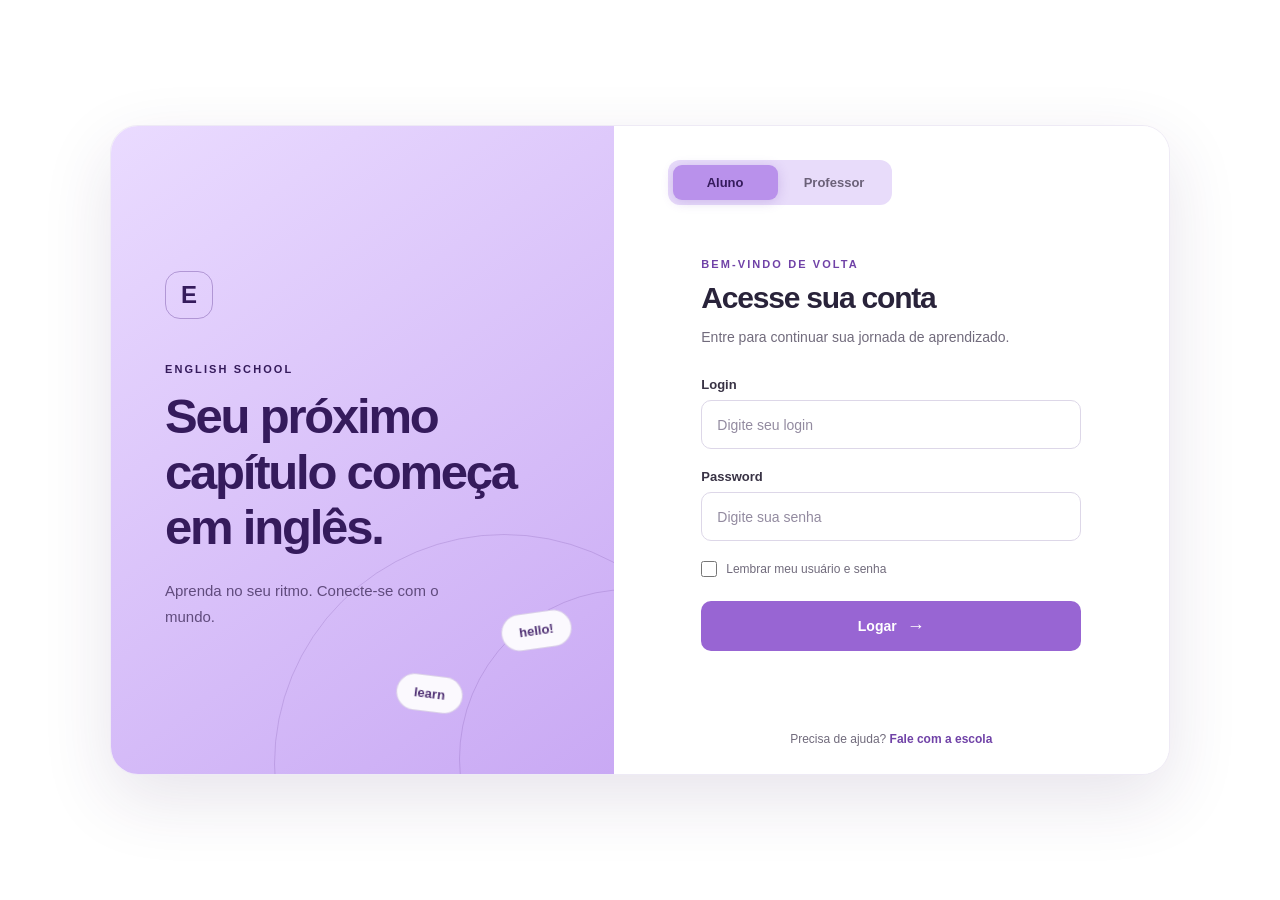
<file: index.html>
<!DOCTYPE html>
<html lang="pt-BR">
  <head>
    <meta charset="UTF-8" />
    <meta name="viewport" content="width=device-width, initial-scale=1.0" />
    <meta name="theme-color" content="#f5f7ff" />
    <title>Login | English School</title>
    <link rel="stylesheet" href="styles.css" />
    <link rel="stylesheet" href="teacher.css" />
  </head>
  <body>
    <main class="login-page" data-role="aluno">
      <section class="welcome-panel" aria-label="Apresentação da escola">
        <div class="brand-mark" aria-hidden="true">E</div>
        <p class="eyebrow">ENGLISH SCHOOL</p>
        <h1>Seu próximo capítulo começa em inglês.</h1>
        <p class="welcome-copy">Aprenda no seu ritmo. Conecte-se com o mundo.</p>
        <div class="decorative-orbit orbit-one" aria-hidden="true"></div>
        <div class="decorative-orbit orbit-two" aria-hidden="true"></div>
        <span class="floating-word word-one" aria-hidden="true">hello!</span>
        <span class="floating-word word-two" aria-hidden="true">learn</span>
      </section>

      <section class="form-panel" aria-labelledby="form-title">
        <div class="role-switch" role="group" aria-label="Escolha seu perfil">
          <button class="role-button active" type="button" data-role="aluno" aria-pressed="true">Aluno</button>
          <button class="role-button" type="button" data-role="professor" aria-pressed="false">Professor</button>
        </div>

        <div class="form-content">
          <p class="eyebrow form-eyebrow">BEM-VINDO DE VOLTA</p>
          <h2 id="form-title">Acesse sua conta</h2>
          <p class="form-description" id="role-description">Entre para continuar sua jornada de aprendizado.</p>

          <form id="login-form">
            <label for="login">Login</label>
            <input id="login" name="login" type="text" placeholder="Digite seu login" autocomplete="username" required />

            <label for="password">Password</label>
            <input id="password" name="password" type="password" placeholder="Digite sua senha" autocomplete="current-password" required />

            <label class="remember-option" for="remember">
              <input id="remember" name="remember" type="checkbox" />
              <span>Lembrar meu usuário e senha</span>
            </label>

            <button class="submit-button" type="submit">Logar <span aria-hidden="true">→</span></button>
            <p class="form-message" id="form-message" role="status" aria-live="polite"></p>
          </form>
        </div>
        <p class="help-note" id="help-note">Precisa de ajuda? <a href="mailto:contato@englishschool.com">Fale com a escola</a></p>
      </section>
    </main>

    <main class="student-dashboard" id="student-dashboard" hidden>
      <div class="space-backdrop" aria-hidden="true">
        <div class="nebula nebula-one"></div><div class="nebula nebula-two"></div><div class="nebula nebula-three"></div>
        <div class="starfield starfield-far"></div><div class="starfield starfield-near"></div>
        <div class="solar-system system-one"><i class="orbit orbit-one"><b class="planet planet-one"></b></i><i class="orbit orbit-two"><b class="planet planet-two"></b></i><b class="sun"></b></div>
        <div class="solar-system system-two"><i class="orbit orbit-one"><b class="planet planet-one"></b></i><i class="orbit orbit-two"><b class="planet planet-two"></b></i><b class="sun"></b></div>
        <div class="solar-system system-three"><i class="orbit orbit-one"><b class="planet planet-one"></b></i><b class="sun"></b></div>
      </div>
      <a class="skip-link" href="#dashboard-content" data-i18n="skipToContent">Pular para o conteúdo</a>
      <aside class="dashboard-sidebar" aria-label="Navegação do aluno">
        <a class="dashboard-brand" href="#dashboard-home" aria-label="English School, início">
          <span class="dashboard-brand-mark" aria-hidden="true">E</span>
          <span>English <strong>School</strong></span>
        </a>

        <div class="sidebar-xp-card" id="sidebar-xp-card" aria-label="Progresso nos jogos">
          <div class="sidebar-xp-head"><span>NÍVEL</span><strong id="sidebar-xp-level">1</strong></div>
          <div class="sidebar-xp-name" id="sidebar-xp-rank">Iniciante</div>
          <div class="sidebar-xp-track" role="progressbar" aria-label="Experiência do nível" aria-valuemin="0" aria-valuemax="100" aria-valuenow="0"><span id="sidebar-xp-fill"></span></div>
          <div class="sidebar-xp-foot"><span><strong id="sidebar-xp-value">0</strong> XP</span><span id="sidebar-xp-next">Próximo nível</span></div>
        </div>


        <p class="sidebar-label" data-i18n="menu">MENU</p>
        <nav class="dashboard-nav">
          <a class="dashboard-nav-link active" href="#dashboard-home" aria-current="page"><span aria-hidden="true">⌂</span> <span data-i18n="overview">Visão geral</span></a>
          <a class="dashboard-nav-link" href="#learning"><span aria-hidden="true">▤</span> <span data-i18n="myLearning">Meu aprendizado</span></a>
          <a class="dashboard-nav-link" href="jogos/index.html"><span aria-hidden="true">🎮</span> <span>Jogos</span></a>
          <a class="dashboard-nav-link" href="#weekly-goal"><span aria-hidden="true">◷</span> <span data-i18n="myProgress">Meu progresso</span></a>
          <button class="dashboard-nav-link feedback-open-button" id="open-feedback-dialog" type="button"><span aria-hidden="true">✉</span> <span data-i18n="suggestImprovements">Sugerir melhorias</span></button>
        </nav>

        <div class="sidebar-profile">
          <button class="profile-avatar avatar-edit-button" id="sidebar-avatar" type="button" aria-label="Personalizar avatar">R</button>
          <button class="profile-settings-button" id="open-profile-settings" type="button" aria-haspopup="dialog" aria-label="Abrir configurações de perfil">
            <span class="profile-details"><strong>Rudson</strong><small data-i18n="student">Aluno</small></span>
          </button>

        </div>
      </aside>

      <section class="dashboard-main" id="dashboard-content" aria-label="Painel do aluno">
        <header class="dashboard-topbar">
          <p id="dashboard-breadcrumb" data-i18n="overview">Visão geral</p>
          <label class="language-control" for="language-select">
            <span id="language-flag" aria-hidden="true">🇧🇷</span>
            <select id="language-select" aria-label="Idioma / Language">
              <option value="pt">Português</option>
              <option value="en">English</option>
            </select>
          </label>
          <button class="logout-button topbar-logout" type="button" data-i18n="logout" aria-label="Sair" title="Sair">Sair</button>
        </header>

        <div class="dashboard-content" id="dashboard-home">
          <section class="dashboard-welcome" aria-labelledby="dashboard-title">
            <div class="welcome-copy-block">
              <p class="dashboard-eyebrow" data-i18n="journey">SUA JORNADA EM INGLÊS</p>
              <div class="welcome-identity">
                <div class="welcome-avatar-stack">
                <button class="profile-avatar welcome-avatar avatar-edit-button" id="welcome-avatar" type="button" aria-label="Personalizar avatar">R</button>

                </div>
                <div>
                  <h1 id="dashboard-title" tabindex="-1"><span data-i18n="helloRudson">Olá, Rudson</span> <span aria-hidden="true">✦</span></h1>
                  <p class="student-page-label" data-i18n="studentPage">Página do aluno</p>
                </div>
              </div>
              <p data-i18n="welcomeMessage">Que bom ter você por aqui. Vamos aprender algo novo hoje?</p>
            </div>
            <div class="welcome-decoration" aria-hidden="true">Hello!</div>
          </section>

          <section class="dashboard-hero" id="weekly-goal" aria-labelledby="goal-title">
            <div class="hero-copy">
              <p class="dashboard-eyebrow" data-i18n="weeklyGoal">META DA SEMANA</p>
              <h2 id="goal-title" data-i18n="goalTitle">Cada aula é um passo à frente.</h2>
              <p data-i18n="goalDescription">Crie o hábito de estudar um pouco todos os dias e acompanhe sua evolução.</p>
              <a class="dashboard-primary-link" href="#learning"><span data-i18n="startLearning">Começar a aprender</span> <span aria-hidden="true">→</span></a>
            </div>
            <div class="goal-card" aria-label="Meta inicial: zero de cinco aulas concluídas">
              <div class="goal-card-top"><span data-i18n="yourPace">Seu ritmo</span><span class="goal-icon" aria-hidden="true">✦</span></div>
              <strong>0 <small data-i18n="lessonsOfFive">/ 5 aulas</small></strong>
              <div class="progress-track" role="progressbar" aria-label="Progresso da meta semanal" aria-valuemin="0" aria-valuemax="5" aria-valuenow="0"><span></span></div>
              <p data-i18n="weeklyGoalStart">Sua meta semanal começa aqui</p>
            </div>
            <span class="hero-orb hero-orb-one" aria-hidden="true"></span>
            <span class="hero-orb hero-orb-two" aria-hidden="true"></span>
          </section>

          <section class="learning-section" id="learning" aria-labelledby="learning-title">
            <div class="section-heading">
              <div><p class="dashboard-eyebrow" data-i18n="continueAtPace">CONTINUE NO SEU RITMO</p><h2 id="learning-title" data-i18n="yourLearning">Seu aprendizado</h2></div>
              <span class="course-count" data-i18n="oneTrack">1 trilha disponível</span>
            </div>

            <article class="course-card">
              <div class="course-art" aria-hidden="true"><span>EN</span><span class="course-art-spark">✦</span></div>
              <div class="course-info">
                <div class="course-tags"><span data-i18n="beginner">INICIANTE</span><span data-i18n="firstSteps">PRIMEIROS PASSOS</span></div>
                <h3 data-i18n="courseTitle">Inglês para o dia a dia</h3>
                <p data-i18n="courseDescription">Aprenda expressões úteis para se apresentar e conversar em situações cotidianas.</p>
                <div class="course-progress"><span data-i18n="trackProgress">Progresso da trilha</span><strong>0%</strong></div>
                <div class="progress-track course-progress-track" role="progressbar" aria-label="Progresso da trilha de inglês para o dia a dia" aria-valuemin="0" aria-valuemax="100" aria-valuenow="0"><span></span></div>
              </div>
              <a class="course-action" href="#next-lesson" aria-label="Ir para a próxima aula">→</a>
            </article>
          </section>

          <section class="learning-section assigned-lessons" id="assigned-lessons-section" aria-labelledby="assigned-lessons-title" hidden>
            <div class="section-heading"><div><p class="dashboard-eyebrow">MATERIAL DA TURMA</p><h2 id="assigned-lessons-title">Lições enviadas pelo professor</h2></div></div>
                        <div id="assigned-lessons-list"></div>
            <section class="student-lesson-screen" id="student-lesson-screen" aria-labelledby="student-lesson-title" hidden>
              <button class="student-lesson-back" id="student-lesson-back" type="button">← Todas as lições</button>
              <header class="student-lesson-heading"><div><p class="dashboard-eyebrow" id="student-lesson-level"></p><h2 id="student-lesson-title"></h2></div></header>
              <div class="student-lesson-workspace">
                <section class="student-lesson-viewer" aria-label="Material da lição">
                  <div id="student-lesson-viewer-content"></div>
                  <nav class="student-lesson-file-nav" id="student-lesson-file-nav" aria-label="Arquivos da lição"></nav>
                </section>
                <aside class="student-lesson-notes">
                  <label for="student-lesson-notes-input">Anotações desta lição</label>
                  <p>Suas anotações ficam salvas neste navegador.</p>
                  <div class="student-notes-toolbar" role="toolbar" aria-label="Formatação das anotações">
                    <button type="button" data-note-command="undo" aria-label="Desfazer" title="Desfazer">↶</button>
                    <button type="button" data-note-command="redo" aria-label="Refazer" title="Refazer">↷</button>
                    <span class="notes-toolbar-divider" aria-hidden="true"></span>
                    <select data-note-command="fontName" aria-label="Fonte" title="Fonte">
                      <option value="Arial">Arial</option><option value="Calibri">Calibri</option><option value="Georgia">Georgia</option><option value="'Times New Roman'">Times New Roman</option><option value="Verdana">Verdana</option>
                    </select>
                    <select data-note-command="fontSize" aria-label="Tamanho da fonte" title="Tamanho da fonte">
                      <option value="2">Pequeno</option><option value="3" selected>Normal</option><option value="4">Grande</option><option value="5">Muito grande</option><option value="6">Título</option>
                    </select>
                    <span class="notes-toolbar-divider" aria-hidden="true"></span>
                    <button type="button" data-note-command="bold" aria-label="Negrito" title="Negrito"><strong>B</strong></button>
                    <button type="button" data-note-command="italic" aria-label="Itálico" title="Itálico"><em>I</em></button>
                    <button type="button" data-note-command="underline" aria-label="Sublinhado" title="Sublinhado"><u>U</u></button>
                    <button type="button" data-note-command="strikeThrough" aria-label="Tachado" title="Tachado"><s>S</s></button>
                    <button type="button" data-note-command="justifyLeft" aria-label="Alinhar à esquerda" title="Alinhar à esquerda">☰</button>
                    <button type="button" data-note-command="justifyCenter" aria-label="Centralizar" title="Centralizar">≡</button>
                    <button type="button" data-note-command="justifyRight" aria-label="Alinhar à direita" title="Alinhar à direita">☷</button>
                    <button type="button" data-note-command="insertUnorderedList" aria-label="Lista com marcadores" title="Lista com marcadores">• Lista</button>
                    <button type="button" data-note-command="insertOrderedList" aria-label="Lista numerada" title="Lista numerada">1. Lista</button>
                    <button type="button" data-note-command="indent" aria-label="Aumentar recuo" title="Aumentar recuo">→</button>
                    <button type="button" data-note-command="outdent" aria-label="Diminuir recuo" title="Diminuir recuo">←</button>
                    <select data-note-command="formatBlock" aria-label="Estilo do parágrafo" title="Estilo do parágrafo">
                      <option value="p">Texto normal</option><option value="h2">Título</option><option value="h3">Subtítulo</option><option value="blockquote">Citação</option>
                    </select>
                    <label class="student-note-color" title="Cor do texto">A <input id="student-note-color" type="color" value="#7042a7" aria-label="Cor do texto"></label>
                    <label class="student-note-color" title="Realce do texto">▰ <input id="student-note-highlight" type="color" value="#fff29a" aria-label="Realce do texto"></label>
                    <button type="button" data-note-command="removeFormat" aria-label="Limpar formatação" title="Limpar formatação">Tx</button>
                  </div>
                  <div id="student-lesson-notes-input" class="student-notes-editor" contenteditable="true" role="textbox" aria-multiline="true" aria-label="Anotações desta lição" data-placeholder="Escreva suas respostas, ideias ou dúvidas..." spellcheck="true"></div>
                  <small id="student-lesson-notes-status" aria-live="polite">Salvamento automático</small>
                </aside>
              </div>
            </section>
           </section>

          <section class="next-lesson" id="next-lesson" aria-labelledby="next-lesson-title">
            <div class="next-lesson-icon" aria-hidden="true">♫</div>
            <div class="next-lesson-copy"><p class="dashboard-eyebrow" data-i18n="nextLesson">PRÓXIMA AULA · 15 MIN</p><h2 id="next-lesson-title" data-i18n="lessonTitle">Apresentações e cumprimentos</h2><p data-i18n="lessonDescription">Aprenda a dizer olá, apresentar-se e iniciar uma conversa.</p></div>
            <a class="lesson-link" href="#learning"><span data-i18n="viewTrack">Ver trilha</span> <span aria-hidden="true">→</span></a>
          </section>

          <footer class="dashboard-footer"><span data-i18n="footerMessage">Feito para acompanhar você em cada passo do aprendizado.</span> <strong>English School</strong></footer>
        </div>
      </section>
    </main>

    <dialog class="avatar-dialog" id="avatar-dialog" aria-labelledby="avatar-dialog-title">
      <div class="avatar-dialog-header">
        <div><p class="dashboard-eyebrow" data-i18n="avatarStudio">ESTÚDIO DO AVATAR</p><h2 id="avatar-dialog-title" data-i18n="customizeAvatar">Personalize seu personagem</h2></div>
        <button class="dialog-close" id="close-avatar-dialog" type="button" aria-label="Fechar editor do avatar">×</button>
      </div>
      <div class="avatar-editor-body">
        <div class="avatar-stage" id="avatar-stage" aria-label="Prévia do personagem"></div>
        <p class="avatar-hint" data-i18n="avatarHint">Escolha seu visual e toque em uma emoção ou movimento.</p>
        <div class="avatar-customizers">
          <label for="avatar-skin" data-i18n="skinTone">Tom de pele</label><input id="avatar-skin" type="color" value="#d99b72" />
          <label for="avatar-hair" data-i18n="hairColor">Cabelo</label><input id="avatar-hair" type="color" value="#392638" />
          <label for="avatar-clothes" data-i18n="outfit">Roupa</label>
          <select id="avatar-clothes" class="setting-select"><option value="tee" data-i18n="outfitTee">Camiseta</option><option value="hoodie" data-i18n="outfitHoodie">Moletom</option><option value="jacket" data-i18n="outfitJacket">Jaqueta</option></select>
          <label for="avatar-clothing-color" data-i18n="clothingColor">Cor da roupa</label><input id="avatar-clothing-color" type="color" value="#8e58cc" />
        </div>
        <div class="avatar-actions" role="group" aria-label="Emoções e movimentos do avatar">
          <button type="button" data-avatar-state="wave" data-i18n="avatarWave">Acenar</button>
          <button type="button" data-avatar-state="dance" data-i18n="avatarDance">Dançar</button>
          <button type="button" data-avatar-state="celebrate" data-i18n="avatarCelebrate">Comemorar</button>
          <button type="button" data-avatar-state="angry" data-i18n="avatarAngry">Bravo</button>
          <button type="button" data-avatar-state="sad" data-i18n="avatarSad">Triste</button>
          <button type="button" data-avatar-state="sleepy" data-i18n="avatarSleepy">Com sono</button>
          <button type="button" data-avatar-state="scared" data-i18n="avatarScared">Com medo</button>
        </div>
        <div class="avatar-photo-actions"><button type="button" id="choose-avatar-photo" data-i18n="chooseAvatarPhoto">Escolher foto em vez do personagem</button><button type="button" id="use-avatar-character" data-i18n="useCharacter">Usar personagem</button></div>
      </div>
      <div class="dialog-actions"><button class="save-settings" id="save-avatar-settings" type="button" data-i18n="saveAvatar">Salvar avatar</button></div>
    </dialog>

    <dialog class="profile-dialog feedback-dialog" id="feedback-dialog" aria-labelledby="feedback-dialog-title">
      <form id="feedback-form">
        <div class="dialog-header">
          <div><p class="dashboard-eyebrow" data-i18n="feedbackEyebrow">SUA OPINIÃO</p><h2 id="feedback-dialog-title" data-i18n="feedbackTitle">Como está sendo sua experiência?</h2></div>
          <button class="dialog-close" id="close-feedback-dialog" type="button" aria-label="Fechar formulário de feedback">×</button>
        </div>
        <div class="dialog-body">
          <label class="setting-label" for="feedback-message" data-i18n="feedbackLabel">Conte o que está achando da página</label>
          <textarea id="feedback-message" name="message" rows="5" maxlength="2000" required data-i18n-placeholder="feedbackPlaceholder" placeholder="Sua opinião ajuda a melhorar a página."></textarea>
          <p class="form-message feedback-status" id="feedback-status" role="status" aria-live="polite"></p>
        </div>
        <div class="dialog-actions"><button class="save-settings" type="submit" data-i18n="sendFeedback">Enviar feedback</button></div>
      </form>
    </dialog>

    <dialog class="profile-dialog" id="profile-dialog" aria-labelledby="profile-dialog-title">
      <form method="dialog" class="dialog-header">
        <div><p class="dashboard-eyebrow" data-i18n="personalize">PERSONALIZE</p><h2 id="profile-dialog-title" data-i18n="profileSettings">Configurações de perfil</h2></div>
        <button class="dialog-close" type="submit" aria-label="Fechar configurações">×</button>
      </form>
      <div class="dialog-body">
        <label class="setting-label" for="photo-upload" data-i18n="backgroundPhoto">Imagem de fundo</label>
        <input id="photo-upload" type="file" accept="image/*" />

        <label class="setting-label" for="accent-color" data-i18n="layoutColor">Cor do layout</label>
        <div class="color-setting"><input id="accent-color" type="color" value="#8e58cc" /><span data-i18n="accentHint">Escolha a cor de destaque do painel.</span></div>

        <label class="setting-label" for="background-style" data-i18n="backgroundStyle">Fundo do painel</label>
        <select id="background-style" class="setting-select">
          <option value="default" data-i18n="backgroundDefault">Clássico</option>
          <option value="galaxy" data-i18n="backgroundGalaxy">Galáxia animada</option>
          <option value="doodles" data-i18n="backgroundDoodles">Rabiscos ilustrados</option>
          <option value="manga" data-i18n="backgroundManga">Mangá em alto contraste</option>
          <option value="photo" data-i18n="backgroundPhotoOption">Imagem enviada</option>
        </select>
        <p class="settings-note" data-i18n="backgroundNote">Envie uma imagem para usá-la como fundo animado do painel. Clique no avatar para escolher a foto do perfil.</p>
      </div>
      <div class="dialog-actions">
        <button class="reset-settings" id="reset-profile-settings" type="button" data-i18n="resetSettings">Restaurar padrão</button>
        <button class="save-settings" id="save-profile-settings" type="button" data-i18n="saveSettings">Salvar preferências</button>
      </div>
    </dialog>

    <input id="avatar-upload" type="file" accept="image/*" hidden aria-label="Escolher foto do perfil" />
    <script src="api.js"></script>
    <script src="script.js"></script>
    <script src="teacher.js"></script>
  </body>
</html>
</file>
<file: styles.css>
:root {
  color-scheme: light;
  font-family: 'DM Sans', sans-serif;
  color: #29233a;
  background: #fff;
  font-synthesis: none;
}

* {
  box-sizing: border-box;
}

body {
  min-width: 320px;
  min-height: 100vh;
  margin: 0;
  padding: 32px;
  display: grid;
  place-items: center;
  background: #fff;
  transition: background 180ms ease;
}

.login-page {
  width: min(1060px, 100%);
  min-height: 650px;
  display: grid;
  grid-template-columns: 0.95fr 1.05fr;
  overflow: hidden;
  border: 1px solid #eeeaf5;
  border-radius: 28px;
  background: #fff;
  box-shadow: 0 24px 70px rgba(55, 35, 91, 0.12);
  transition: background 180ms ease, border-color 180ms ease;
}

.welcome-panel {
  position: relative;
  display: flex;
  flex-direction: column;
  justify-content: center;
  overflow: hidden;
  padding: 64px 54px;
  color: #351b5c;
  background: linear-gradient(145deg, #eadbff 0%, #c9a9f4 100%);
  isolation: isolate;
  transition: background 180ms ease, color 180ms ease;
}

.brand-mark {
  width: 48px;
  height: 48px;
  display: grid;
  place-items: center;
  margin-bottom: 44px;
  border: 1px solid rgba(83, 45, 137, 0.35);
  border-radius: 15px;
  font-family: 'Manrope', sans-serif;
  font-size: 24px;
  font-weight: 800;
}

.eyebrow {
  margin: 0 0 14px;
  font-size: 11px;
  font-weight: 700;
  letter-spacing: 0.19em;
}

.welcome-panel h1 {
  max-width: 390px;
  margin: 0;
  font-family: 'Manrope', sans-serif;
  font-size: clamp(36px, 4vw, 49px);
  line-height: 1.14;
  letter-spacing: -0.045em;
}

.welcome-copy {
  max-width: 310px;
  margin: 22px 0 0;
  color: #604b7d;
  font-size: 15px;
  line-height: 1.7;
}

.decorative-orbit {
  position: absolute;
  z-index: -1;
  width: 340px;
  height: 340px;
  border: 1px solid rgba(93, 54, 147, 0.18);
  border-radius: 50%;
}

.orbit-one {
  right: -185px;
  bottom: -155px;
}

.orbit-two {
  right: -120px;
  bottom: -220px;
  width: 460px;
  height: 460px;
}

.floating-word {
  position: absolute;
  padding: 10px 17px;
  border: 1px solid rgba(92, 54, 145, 0.2);
  border-radius: 999px;
  background: rgba(255, 255, 255, 0.918);
  color: #503174;
  font-size: 13px;
  font-weight: 600;
  backdrop-filter: blur(8px);
}

.word-one {
  right: 42px;
  bottom: 125px;
  transform: rotate(-8deg);
}

.word-two {
  right: 150px;
  bottom: 62px;
  transform: rotate(7deg);
}

.form-panel {
  display: flex;
  flex-direction: column;
  padding: 34px 54px 28px;
  background: #fff;
  transition: background 180ms ease;
}

.role-switch {
  align-self: flex-start;
  display: flex;
  gap: 4px;
  padding: 5px;
  border-radius: 12px;
  background: #e8dcfa;
}

.role-button {
  min-width: 105px;
  padding: 10px 16px;
  border: 0;
  border-radius: 9px;
  background: transparent;
  color: #6b6178;
  font: inherit;
  font-size: 13px;
  font-weight: 600;
  cursor: pointer;
  transition: background 160ms ease, color 160ms ease, box-shadow 160ms ease;
}

.role-button.active {
  background: #b991eb;
  color: #351b5c;
  box-shadow: 0 2px 12px rgba(123, 77, 190, 0.24);
}

.role-button:focus-visible,
.submit-button:focus-visible,
input:focus-visible,
a:focus-visible {
  outline: 3px solid rgba(123, 77, 190, 0.35);
  outline-offset: 3px;
}

.form-content {
  width: 100%;
  max-width: 380px;
  margin: auto;
  padding: 30px 0;
}

.form-eyebrow {
  margin-bottom: 9px;
  color: #7042a7;
}

.form-content h2 {
  margin: 0;
  color: #29233a;
  font-family: 'Manrope', sans-serif;
  font-size: 30px;
  line-height: 1.25;
  letter-spacing: -0.04em;
}

.form-description {
  margin: 10px 0 29px;
  color: #716b7c;
  font-size: 14px;
  line-height: 1.6;
}

form > label:not(.remember-option) {
  display: block;
  margin: 0 0 8px;
  color: #393345;
  font-size: 13px;
  font-weight: 600;
}

form > input {
  width: 100%;
  height: 49px;
  margin: 0 0 20px;
  padding: 0 15px;
  border: 1px solid #ddd7e8;
  border-radius: 10px;
  background: #fff;
  color: #29233a;
  font: inherit;
  font-size: 14px;
  transition: border-color 160ms ease, box-shadow 160ms ease;
}

form > input::placeholder {
  color: #938ba0;
}

form > input:focus {
  border-color: #a780dc;
  box-shadow: 0 0 0 3px rgba(123, 77, 190, 0.12);
  outline: 0;
}

.remember-option {
  display: flex;
  align-items: center;
  gap: 9px;
  margin: 0 0 24px;
  color: #716b7c;
  font-size: 12px;
  cursor: pointer;
}

.remember-option input {
  width: 16px;
  height: 16px;
  margin: 0;
  accent-color: #885cc4;
}

.submit-button {
  width: 100%;
  height: 50px;
  display: flex;
  align-items: center;
  justify-content: center;
  gap: 10px;
  border: 0;
  border-radius: 10px;
  background: #9865d3;
  color: #fff;
  font: inherit;
  font-size: 14px;
  font-weight: 700;
  cursor: pointer;
  transition: background 160ms ease, transform 160ms ease;
}

.submit-button:hover {
  transform: translateY(-1px);
  background: #8652c2;
}

.submit-button span {
  font-size: 18px;
}

.form-message {
  min-height: 18px;
  margin: 10px 0 0;
  color: #7042a7;
  font-size: 12px;
  text-align: center;
}

.help-note {
  margin: 0;
  color: #716b7c;
  font-size: 12px;
  text-align: center;
}

.help-note a {
  color: #7042a7;
  font-weight: 600;
  text-decoration: none;
}

.help-note a:hover {
  text-decoration: underline;
}

body[data-role="professor"] {
  color-scheme: dark;
  background: #08070b;
}

body[data-role="professor"] .login-page {
  border-color: #30233e;
  background: #17131d;
  box-shadow: 0 28px 80px rgba(0, 0, 0, 0.55);
}

body[data-role="professor"] .welcome-panel {
  color: #fff;
  background: linear-gradient(145deg, #5420a8 0%, #852be8 100%);
}

body[data-role="professor"] .brand-mark {
  border-color: rgba(255, 255, 255, 0.55);
}

body[data-role="professor"] .welcome-copy {
  color: rgba(255, 255, 255, 0.82);
}

body[data-role="professor"] .decorative-orbit {
  border-color: rgba(255, 255, 255, 0.19);
}

body[data-role="professor"] .floating-word {
  border-color: rgba(255, 255, 255, 0.24);
  background: rgba(255, 255, 255, 0.13);
  color: #fff;
}

body[data-role="professor"] .form-panel {
  background: #17131d;
}

body[data-role="professor"] .role-switch {
  background: #292033;
}

body[data-role="professor"] .role-button {
  color: #c6b8d7;
}

body[data-role="professor"] .role-button.active {
  background: #7e2bdd;
  color: #fff;
  box-shadow: 0 2px 15px rgba(145, 61, 235, 0.42);
}

body[data-role="professor"] .form-eyebrow,
body[data-role="professor"] .form-message,
body[data-role="professor"] .help-note a {
  color: #c092ff;
}

body[data-role="professor"] .form-content h2 {
  color: #f7f2ff;
}

body[data-role="professor"] .form-description,
body[data-role="professor"] .remember-option,
body[data-role="professor"] .help-note {
  color: #b8afc2;
}

body[data-role="professor"] form > label:not(.remember-option) {
  color: #e9e1f1;
}

body[data-role="professor"] form > input {
  border-color: #45394f;
  background: #211b29;
  color: #f7f2ff;
}

body[data-role="professor"] form > input::placeholder {
  color: #a89bb5;
}

body[data-role="professor"] form > input:focus {
  border-color: #a354f2;
  box-shadow: 0 0 0 3px rgba(163, 84, 242, 0.18);
}

body[data-role="professor"] .remember-option input {
  accent-color: #a44aef;
}

body[data-role="professor"] .submit-button {
  background: #852be8;
}

body[data-role="professor"] .submit-button:hover {
  background: #9c43fa;
}

@media (max-width: 760px) {
  body {
    padding: 20px;
  }

  .login-page {
    width: min(500px, 100%);
    min-height: 0;
    grid-template-columns: 1fr;
    border-radius: 22px;
  }

  .welcome-panel {
    min-height: 230px;
    padding: 30px 32px;
  }

  .brand-mark {
    width: 38px;
    height: 38px;
    margin-bottom: 20px;
    border-radius: 12px;
    font-size: 20px;
  }

  .welcome-panel h1 {
    max-width: 430px;
    font-size: clamp(27px, 7vw, 36px);
  }

  .welcome-copy {
    margin-top: 12px;
    font-size: 13px;
  }

  .word-one {
    right: 24px;
    bottom: 29px;
  }

  .word-two {
    display: none;
  }

  .form-panel {
    padding: 24px 32px 22px;
  }

  .form-content {
    padding: 32px 0 20px;
  }
}

@media (max-width: 380px) {
  body {
    padding: 12px;
  }

  .welcome-panel {
    min-height: 210px;
    padding: 24px;
  }

  .form-panel {
    padding-right: 24px;
    padding-left: 24px;
  }

  .role-button {
    min-width: 92px;
  }
}

/* Student dashboard */
.login-page[hidden] {
  display: none;
}

body[data-view="dashboard"] {
  display: block;
  padding: 0;
  background: #f7f6fa;
  color: #29233a;
}

.student-dashboard[hidden] {
  display: none;
}

.student-dashboard {
  min-height: 100vh;
  display: grid;
  grid-template-columns: 248px minmax(0, 1fr);
}

.dashboard-sidebar {
  position: sticky;
  top: 0;
  height: 100vh;
  display: flex;
  flex-direction: column;
  padding: 28px 18px 20px;
  border-right: 1px solid #eeeaf4;
  background: #fff;
}

.dashboard-brand {
  display: flex;
  align-items: center;
  gap: 11px;
  padding: 0 9px;
  color: #34224b;
  font-size: 15px;
  text-decoration: none;
}

.dashboard-brand strong {
  font-weight: 800;
}

.dashboard-brand-mark {
  width: 38px;
  height: 38px;
  display: grid;
  place-items: center;
  border-radius: 12px;
  background: #8e58cc;
  color: #fff;
  font-size: 19px;
  font-weight: 800;
}

.sidebar-label {
  margin: 43px 10px 12px;
  color: #a39aaa;
  font-size: 10px;
  font-weight: 800;
  letter-spacing: .14em;
}

.dashboard-nav {
  display: grid;
  gap: 6px;
}

.dashboard-nav-link {
  display: flex;
  align-items: center;
  gap: 12px;
  padding: 12px 13px;
  border-radius: 10px;
  color: #716b7c;
  font-size: 13px;
  font-weight: 600;
  text-decoration: none;
  transition: background 160ms ease, color 160ms ease;
}

.feedback-open-button {
  width: 100%;
  border: 0;
  background: transparent;
  font-family: inherit;
  text-align: left;
  cursor: pointer;
}

.dashboard-nav-link span {
  width: 19px;
  color: #91899d;
  font-size: 18px;
  text-align: center;
}

.dashboard-nav-link:hover,
.dashboard-nav-link.active {
  background: #f1eafb;
  color: #7042a7;
}

.dashboard-nav-link.active span {
  color: #7042a7;
}

.sidebar-profile {
  display: flex;
  align-items: center;
  gap: 10px;
  margin-top: auto;
  padding: 15px 4px 0;
  border-top: 1px solid #f0edf3;
}

.profile-avatar {
  width: 38px;
  height: 38px;
  display: grid;
  flex: 0 0 auto;
  place-items: center;
  border-radius: 50%;
  background: #eadbfa;
  color: #7042a7;
  font-weight: 800;
}

.profile-details {
  display: grid;
  gap: 3px;
  min-width: 0;
  color: #393345;
  font-size: 12px;
}

.profile-details small {
  color: #8a8392;
  font-size: 11px;
}

.logout-button,
.topbar-logout {
  border: 0;
  background: transparent;
  color: #716b7c;
  font: inherit;
  cursor: pointer;
}

.logout-button {
  flex: 0 0 auto;
  margin-left: auto;
  padding: 8px 10px;
  border-radius: 8px;
  font-size: 12px;
  font-weight: 600;
  white-space: nowrap;
}

.dashboard-main {
  min-width: 0;
}

.dashboard-topbar {
  height: 72px;
  display: flex;
  align-items: center;
  justify-content: space-between;
  padding: 0 5.5%;
  border-bottom: 1px solid #eeeaf4;
  background: #fff;
}

.dashboard-topbar p {
  margin: 0;
  color: #716b7c;
  font-size: 12px;
}

.dashboard-topbar p span {
  margin: 0 8px;
  color: #c3bdcb;
}

.topbar-logout {
  display: flex;
  align-items: center;
  gap: 8px;
  padding: 8px 10px;
  border-radius: 8px;
  font-size: 12px;
  font-weight: 600;
}

.topbar-logout:hover,
.logout-button:hover {
  background: #f4eff9;
  color: #7042a7;
}

.dashboard-content {
  width: min(1080px, 100%);
  margin: 0 auto;
  padding: 38px 5.5% 24px;
}

.dashboard-welcome {
  display: flex;
  align-items: center;
  justify-content: space-between;
  min-height: 100px;
  margin-bottom: 25px;
}

.dashboard-eyebrow {
  margin: 0 0 9px;
  color: #8756bd;
  font-size: 10px;
  font-weight: 800;
  letter-spacing: .13em;
}

.dashboard-welcome h1 {
  margin: 0;
  color: #30253c;
  font-family: 'Manrope', sans-serif;
  font-size: clamp(28px, 3.4vw, 36px);
  letter-spacing: -.045em;
}

.dashboard-welcome h1 span {
  color: #a36bd7;
  font-size: .7em;
}

.dashboard-welcome > div > p:last-child {
  margin: 9px 0 0;
  color: #777080;
  font-size: 13px;
}

.welcome-decoration {
  width: 106px;
  height: 66px;
  display: grid;
  place-items: center;
  transform: rotate(6deg);
  border: 1px solid #e5d4f6;
  border-radius: 18px;
  background: #f4edfc;
  color: #8252b6;
  font-size: 18px;
  font-weight: 700;
}

.dashboard-hero {
  position: relative;
  min-height: 245px;
  display: grid;
  grid-template-columns: minmax(0, 1fr) 230px;
  align-items: center;
  gap: 30px;
  overflow: hidden;
  padding: 32px 38px;
  border-radius: 20px;
  background: linear-gradient(115deg, #6735a2, #965fd0);
  color: #fff;
  isolation: isolate;
}

.hero-copy {
  position: relative;
  z-index: 1;
  max-width: 430px;
}

.hero-copy .dashboard-eyebrow {
  color: #e5d2fb;
}

.hero-copy h2 {
  max-width: 360px;
  margin: 0;
  font-family: 'Manrope', sans-serif;
  font-size: clamp(23px, 2.6vw, 30px);
  line-height: 1.2;
  letter-spacing: -.035em;
}

.hero-copy > p:not(.dashboard-eyebrow) {
  max-width: 370px;
  margin: 10px 0 19px;
  color: #f0e7fa;
  font-size: 12px;
  line-height: 1.6;
}

.dashboard-primary-link {
  display: inline-flex;
  align-items: center;
  gap: 12px;
  padding: 11px 15px;
  border-radius: 9px;
  background: #fff;
  color: #6735a2;
  font-size: 12px;
  font-weight: 700;
  text-decoration: none;
  transition: transform 160ms ease, box-shadow 160ms ease;
}

.dashboard-primary-link:hover {
  transform: translateY(-1px);
  box-shadow: 0 5px 16px #3b1b6060;
}

.goal-card {
  position: relative;
  z-index: 1;
  padding: 19px;
  border: 1px solid #ffffff40;
  border-radius: 15px;
  background: #ffffff18;
  backdrop-filter: blur(8px);
}

.goal-card-top {
  display: flex;
  align-items: center;
  justify-content: space-between;
  color: #f2eaff;
  font-size: 11px;
}

.goal-icon {
  color: #f3d884;
  font-size: 18px;
}

.goal-card > strong {
  display: block;
  margin: 12px 0;
  font-size: 29px;
  letter-spacing: -.04em;
}

.goal-card > strong small {
  color: #eadcf8;
  font-size: 12px;
  font-weight: 500;
  letter-spacing: 0;
}

.progress-track {
  height: 7px;
  overflow: hidden;
  border-radius: 99px;
  background: #ffffff48;
}

.progress-track > span {
  width: 0;
  height: 100%;
  display: block;
  border-radius: inherit;
  background: #fff;
}

.goal-card > p {
  margin: 10px 0 0;
  color: #f0e7fa;
  font-size: 10px;
}

.hero-orb {
  position: absolute;
  z-index: -1;
  width: 250px;
  height: 250px;
  border: 1px solid #ffffff20;
  border-radius: 50%;
}

.hero-orb-one {
  top: -160px;
  right: -70px;
}

.hero-orb-two {
  right: -120px;
  bottom: -205px;
  width: 330px;
  height: 330px;
}

.learning-section {
  margin-top: 36px;
}

.section-heading {
  display: flex;
  align-items: end;
  justify-content: space-between;
  gap: 12px;
  margin-bottom: 16px;
}

.section-heading .dashboard-eyebrow {
  margin-bottom: 5px;
}

.section-heading h2 {
  margin: 0;
  color: #30253c;
  font-family: 'Manrope', sans-serif;
  font-size: 21px;
  letter-spacing: -.03em;
}

.course-count {
  padding-bottom: 3px;
  color: #81798a;
  font-size: 11px;
}

.course-card {
  display: grid;
  grid-template-columns: 148px minmax(0, 1fr) 38px;
  align-items: center;
  gap: 22px;
  padding: 17px;
  border: 1px solid #eeeaf3;
  border-radius: 15px;
  background: #fff;
  box-shadow: 0 5px 20px #39205108;
}

.course-art {
  position: relative;
  min-height: 133px;
  display: grid;
  place-items: center;
  overflow: hidden;
  border-radius: 11px;
  background: linear-gradient(145deg, #eee2fc, #d6b8f3);
  color: #66399a;
  font-size: 34px;
  font-weight: 800;
  letter-spacing: -.07em;
}

.course-art::before,
.course-art::after {
  position: absolute;
  width: 135px;
  height: 135px;
  border: 1px solid #7445a329;
  border-radius: 50%;
  content: '';
}

.course-art::after {
  width: 178px;
  height: 178px;
}

.course-art > span:first-child {
  z-index: 1;
}

.course-art-spark {
  position: absolute;
  top: 23px;
  right: 26px;
  color: #fff;
  font-size: 18px;
}

.course-info {
  min-width: 0;
}

.course-tags {
  display: flex;
  flex-wrap: wrap;
  gap: 7px;
}

.course-tags span {
  padding: 5px 7px;
  border-radius: 5px;
  background: #f3edf9;
  color: #77509e;
  font-size: 8px;
  font-weight: 800;
  letter-spacing: .06em;
}

.course-info h3 {
  margin: 10px 0 5px;
  color: #30253c;
  font-size: 16px;
}

.course-info > p {
  max-width: 480px;
  margin: 0;
  color: #777080;
  font-size: 11px;
  line-height: 1.55;
}

.course-progress {
  display: flex;
  justify-content: space-between;
  margin: 14px 0 6px;
  color: #898291;
  font-size: 10px;
}

.course-progress strong {
  color: #7042a7;
}

.course-progress-track {
  height: 5px;
  background: #eeeaf3;
}

.course-action {
  width: 36px;
  height: 36px;
  display: grid;
  place-items: center;
  border: 1px solid #eadff5;
  border-radius: 50%;
  color: #7042a7;
  font-size: 20px;
  text-decoration: none;
  transition: background 160ms ease, color 160ms ease;
}

.course-action:hover {
  background: #7042a7;
  color: #fff;
}

.assigned-lesson-card {
  display: grid;
  gap: 14px;
  margin-top: 12px;
  padding: 18px;
  border: 1px solid #eeeaf3;
  border-radius: 14px;
  background: #fff;
  box-shadow: 0 5px 20px #39205108;
}
.assigned-lesson-card-heading { display: flex; align-items: center; justify-content: space-between; gap: 14px; }
.assigned-lesson-card-heading h3,.assigned-lesson-card-heading p { margin: 0; }
.assigned-lesson-card-heading p { margin-bottom: 5px; color: #8756bd; font-size: 10px; font-weight: 800; letter-spacing: .08em; text-transform: uppercase; }
.assigned-lesson-open,.student-lesson-back,.student-lesson-file-nav button { border: 0; border-radius: 9px; padding: 10px 13px; background: #f2eafb; color: var(--student-accent, #7042a7); font: inherit; font-size: 12px; font-weight: 700; cursor: pointer; }
.assigned-lesson-files-list { display: grid; gap: 8px; }
.assigned-lesson-files-list > p { margin: 0; color: #81798a; font-size: 12px; }
.assigned-lesson-file-card { width: 100%; display: flex; align-items: center; gap: 12px; padding: 9px; border: 1px solid #eeeaf3; border-radius: 11px; background: #fff; color: #393345; font: inherit; text-align: left; cursor: pointer; transition: border-color 150ms ease, background 150ms ease; }
.assigned-lesson-file-card:hover { border-color: var(--student-accent, #8e58cc); background: #fcfaff; }
.assigned-file-preview { width: 56px; height: 48px; display: grid; flex: 0 0 auto; place-items: center; overflow: hidden; border-radius: 7px; background: #f2eafb; color: var(--student-accent, #7042a7); font-size: 13px; font-weight: 800; }
.assigned-file-preview img { width: 100%; height: 100%; object-fit: cover; }
.assigned-file-details { min-width: 0; display: grid; gap: 4px; }
.assigned-file-details strong { overflow-wrap: anywhere; font-size: 12px; }
.assigned-file-details small { color: #81798a; font-size: 10px; }
.assigned-file-arrow { margin-left: auto; color: var(--student-accent, #7042a7); }
.student-lesson-screen { margin-top: 18px; padding: 22px; border: 1px solid #eeeaf3; border-radius: 16px; background: #fff; }
.student-lesson-back { margin-bottom: 18px; }
.student-lesson-heading { margin-bottom: 17px; }
.student-lesson-heading h2 { margin: 0; color: #30253c; font-family: 'Manrope', sans-serif; font-size: 24px; }
.student-lesson-workspace { display: grid; grid-template-columns: minmax(0, 1.65fr) minmax(250px, .85fr); align-items: start; gap: 16px; }
.student-lesson-viewer,.student-lesson-notes { min-width: 0; overflow: hidden; border: 1px solid #eeeaf3; border-radius: 12px; background: #fff; }
.student-file-name { padding: 11px 14px; overflow-wrap: anywhere; border-bottom: 1px solid #eeeaf3; color: #51465e; font-size: 12px; font-weight: 700; }
.student-file-image,.student-file-video { width: 100%; max-height: 70vh; display: block; object-fit: contain; background: #f8f6fb; }
.student-image-controls { display: flex; align-items: center; justify-content: flex-end; gap: 7px; padding: 8px 10px; border-bottom: 1px solid #eeeaf3; background: #fff; }
.student-image-controls button { min-width: 34px; min-height: 32px; padding: 5px 9px; border: 1px solid #e7deef; border-radius: 7px; background: #f7f2fc; color: var(--student-accent, #7042a7); font: inherit; font-size: 13px; font-weight: 700; cursor: pointer; }
.student-image-controls button:hover { background: #eee4f8; }
.student-image-controls span { min-width: 45px; color: #51465e; font-size: 11px; text-align: center; }
.student-image-viewport { max-height: 70vh; overflow: auto; background: #f8f6fb; text-align: center; }
.student-image-viewport .student-file-image { max-width: none; max-height: none; height: auto; margin: 0 auto; }
.student-file-pdf { width: 100%; height: min(72vh, 800px); display: block; border: 0; background: #f6f4f8; }
.student-file-text { width: 100%; height: min(72vh, 700px); display: block; border: 0; background: #fff; }
.student-file-media { display: grid; justify-items: center; gap: 16px; padding: 40px 18px; }
.student-file-media p { margin: 0; overflow-wrap: anywhere; }
.student-file-media audio { width: min(100%, 540px); }
.student-file-empty { min-height: 220px; display: grid; align-content: center; justify-items: center; gap: 10px; padding: 28px; color: #716b7c; text-align: center; font-size: 13px; }
.student-file-empty h3,.student-file-empty p { margin: 0; }
.student-file-type-icon { color: var(--student-accent, #7042a7); font-size: 32px; font-weight: 800; }
.student-file-download { color: var(--student-accent, #7042a7); font-weight: 700; }
.student-lesson-file-nav { display: flex; align-items: center; justify-content: space-between; gap: 8px; padding: 10px 12px; border-top: 1px solid #eeeaf3; color: #81798a; font-size: 11px; }
.student-lesson-file-nav button:disabled { opacity: .45; cursor: default; }
.student-lesson-notes { position: sticky; top: 16px; display: grid; gap: 9px; padding: 15px; }
.student-lesson-notes label { color: #30253c; font-size: 14px; font-weight: 800; }
.student-lesson-notes p { margin: 0; color: #81798a; font-size: 11px; line-height: 1.5; }
.student-notes-toolbar { display: flex; flex-wrap: wrap; align-items: center; gap: 5px; padding: 7px; border: 1px solid #e2dce9; border-bottom: 0; border-radius: 9px 9px 0 0; background: #faf8fc; }
.student-notes-toolbar button,.student-notes-toolbar select { min-height: 30px; padding: 4px 7px; border: 1px solid #e8e1ef; border-radius: 6px; background: #fff; color: #51465e; font: inherit; font-size: 11px; cursor: pointer; }
.student-notes-toolbar button { min-width: 31px; }
.student-notes-toolbar button:hover,.student-notes-toolbar select:hover { background: #f1eafb; color: var(--student-accent, #7042a7); }
.student-notes-toolbar select { max-width: 120px; }
.notes-toolbar-divider { width: 1px; height: 23px; margin: 0 2px; background: #e2dce9; }
.student-note-color { display: flex; align-items: center; gap: 4px; color: #51465e; font-size: 12px; font-weight: 800; }
.student-note-color input { width: 28px; height: 27px; padding: 2px; border: 1px solid #e2dce9; border-radius: 6px; background: #fff; cursor: pointer; }
.student-notes-editor { width: 100%; min-height: 290px; padding: 11px; overflow-wrap: anywhere; border: 1px solid #e2dce9; border-radius: 0 0 9px 9px; color: #30253c; font-size: 13px; line-height: 1.6; outline: 0; }
.student-notes-editor:focus { outline: 3px solid color-mix(in srgb, var(--student-accent, #8e58cc) 20%, transparent); border-color: var(--student-accent, #8e58cc); }
.student-notes-editor:empty::before { color: #a39aaa; content: attr(data-placeholder); pointer-events: none; }
.student-notes-editor ul,.student-notes-editor ol { padding-left: 24px; }
.student-notes-editor h2 { margin: 10px 0 6px; font-size: 1.4em; }
.student-notes-editor h3 { margin: 8px 0 5px; font-size: 1.2em; }
.student-notes-editor blockquote { margin: 8px 0; padding-left: 10px; border-left: 3px solid var(--student-accent, #8e58cc); color: #716b7c; }
.student-lesson-notes small { color: #81798a; font-size: 10px; }
.assigned-lesson-card[hidden],.student-lesson-screen[hidden] { display: none; }
@media (max-width: 760px) {
  .student-lesson-workspace { grid-template-columns: 1fr; }
  .student-lesson-notes { position: static; }
  .student-notes-editor { min-height: 180px; }
}
@media (max-width: 480px) {
  .assigned-lesson-card { padding: 13px; }
  .assigned-lesson-card-heading { align-items: flex-start; flex-direction: column; }
  .student-lesson-screen { padding: 14px; }
  .student-lesson-heading h2 { font-size: 20px; }
  .student-lesson-file-nav button { padding: 9px; font-size: 10px; }
}

.next-lesson {
  display: flex;
  align-items: center;
  gap: 16px;
  margin-top: 16px;
  padding: 17px 20px;
  border: 1px solid #eeeaf3;
  border-radius: 14px;
  background: #fff;
}

.next-lesson-icon {
  width: 43px;
  height: 43px;
  display: grid;
  flex: 0 0 auto;
  place-items: center;
  border-radius: 12px;
  background: #f2eafb;
  color: #7949aa;
  font-size: 19px;
}

.next-lesson-copy {
  min-width: 0;
}

.next-lesson-copy .dashboard-eyebrow {
  margin-bottom: 5px;
  font-size: 9px;
}

.next-lesson-copy h2 {
  margin: 0;
  color: #30253c;
  font-size: 13px;
}

.next-lesson-copy > p:last-child {
  margin: 5px 0 0;
  color: #81798a;
  font-size: 10px;
  line-height: 1.5;
}

.lesson-link {
  display: flex;
  flex: 0 0 auto;
  align-items: center;
  gap: 8px;
  margin-left: auto;
  color: #7042a7;
  font-size: 11px;
  font-weight: 700;
  text-decoration: none;
}

.lesson-link:hover {
  text-decoration: underline;
}

.dashboard-footer {
  display: flex;
  justify-content: space-between;
  gap: 12px;
  margin-top: 28px;
  color: #918a99;
  font-size: 10px;
}

.dashboard-footer span {
  color: #7042a7;
  font-weight: 700;
}

.skip-link {
  position: fixed;
  z-index: 10;
  top: 8px;
  left: 8px;
  padding: 10px 14px;
  transform: translateY(-150%);
  border-radius: 8px;
  background: #fff;
  color: #432364;
}

.skip-link:focus {
  transform: translateY(0);
}

.dashboard-sidebar a:focus-visible,
.dashboard-sidebar button:focus-visible,
.dashboard-main a:focus-visible,
.dashboard-main button:focus-visible {
  outline: 3px solid #b68bdd;
  outline-offset: 3px;
}

@media (max-width: 950px) {
  .student-dashboard {
    grid-template-columns: 210px minmax(0, 1fr);
  }

  .dashboard-sidebar {
    padding-right: 13px;
    padding-left: 13px;
  }

  .dashboard-content {
    padding-right: 4%;
    padding-left: 4%;
  }

  .dashboard-hero {
    grid-template-columns: minmax(0, 1fr) 190px;
    gap: 18px;
    padding: 27px;
  }

  .course-card {
    grid-template-columns: 120px minmax(0, 1fr) 36px;
    gap: 16px;
  }
}

@media (max-width: 700px) {
  body[data-view="dashboard"] {
    padding: 0;
  }

  .student-dashboard {
    grid-template-columns: 1fr;
  }

  .dashboard-sidebar {
    position: static;
    height: auto;
    display: grid;
    grid-template-columns: auto minmax(0, 1fr);
    align-items: center;
    gap: 10px 18px;
    padding: 12px 18px;
    border-right: 0;
    border-bottom: 1px solid #eeeaf4;
  }

  .dashboard-brand {
    padding: 0;
  }

  .sidebar-label,
  .sidebar-profile {
    display: none;
  }

  .dashboard-nav {
    display: flex;
    justify-content: flex-end;
    gap: 3px;
    overflow-x: auto;
  }

  .dashboard-nav-link {
    flex: 0 0 auto;
    gap: 6px;
    padding: 9px;
    font-size: 11px;
  }

  .dashboard-nav-link span {
    width: auto;
    font-size: 15px;
  }

  .dashboard-topbar {
    height: 58px;
    padding: 0 20px;
  }

  .dashboard-content {
    padding: 26px 20px 20px;
  }

  .dashboard-welcome {
    min-height: 86px;
    margin-bottom: 19px;
  }

  .welcome-decoration {
    width: 78px;
    height: 54px;
    font-size: 15px;
  }

  .dashboard-hero {
    grid-template-columns: 1fr;
    gap: 20px;
    padding: 25px;
  }

  .goal-card {
    max-width: none;
  }

  .course-card {
    grid-template-columns: 94px minmax(0, 1fr) 32px;
    gap: 12px;
    padding: 12px;
  }

  .course-art {
    min-height: 120px;
  }

  .course-info > p {
    font-size: 10px;
  }

  .course-action {
    width: 31px;
    height: 31px;
  }
}

@media (max-width: 480px) {
  .dashboard-sidebar {
    grid-template-columns: 1fr;
    gap: 9px;
  }

  .dashboard-nav {
    justify-content: flex-start;
  }

  .dashboard-welcome h1 {
    font-size: 27px;
  }

  .dashboard-welcome > div > p:last-child {
    max-width: 250px;
    font-size: 11px;
  }

  .welcome-decoration {
    width: 63px;
    height: 46px;
    font-size: 12px;
  }

  .dashboard-topbar p {
    font-size: 10px;
  }

  .topbar-logout {
    padding: 8px 4px;
    font-size: 10px;
  }

  .dashboard-content {
    padding-right: 15px;
    padding-left: 15px;
  }

  .course-card {
    grid-template-columns: 1fr 32px;
    align-items: start;
  }

  .course-art {
    display: none;
  }

  .course-info h3 {
    font-size: 14px;
  }

  .section-heading h2 {
    font-size: 19px;
  }

  .course-count {
    font-size: 9px;
  }

  .next-lesson {
    align-items: flex-start;
    gap: 10px;
    padding: 14px;
  }

  .next-lesson-icon {
    width: 36px;
    height: 36px;
  }

  .lesson-link {
    align-self: center;
    font-size: 10px;
  }

  .dashboard-footer {
    font-size: 9px;
  }
}

/* Student profile, language, and personalization controls */
body[data-view="dashboard"] {
  --student-accent: #8e58cc;
}

.dashboard-brand-mark,
.course-progress strong,
.course-action,
.lesson-link,
.dashboard-footer strong {
  color: var(--student-accent);
}

.dashboard-brand-mark,
.course-action:hover {
  background-color: var(--student-accent);
}

.course-action:hover {
  color: #fff;
}

.dashboard-nav-link:hover,
.dashboard-nav-link.active {
  background: color-mix(in srgb, var(--student-accent) 11%, white);
  color: var(--student-accent);
}

.dashboard-nav-link.active span,
.course-progress strong,
.lesson-link,
.dashboard-footer strong {
  color: var(--student-accent);
}

.sidebar-profile {
  gap: 7px;
}

.profile-settings-button {
  min-width: 0;
  display: flex;
  flex: 1;
  align-items: center;
  gap: 10px;
  padding: 0;
  border: 0;
  border-radius: 10px;
  background: transparent;
  color: inherit;
  text-align: left;
  cursor: pointer;
}

.profile-settings-button:hover .profile-details strong {
  color: var(--student-accent);
}

.profile-avatar {
  background-color: color-mix(in srgb, var(--student-accent) 18%, white);
  color: var(--student-accent);
}

.profile-avatar.has-photo,
.profile-avatar.has-generated-avatar {
  background-position: center;
  background-size: cover;
  color: transparent;
}

.language-control #language-flag {
  width: 24px;
  height: 18px;
  display: block;
  flex: 0 0 auto;
  overflow: hidden;
  border-radius: 2px;
  box-shadow: 0 1px 3px #24193630;
}

.language-control #language-flag svg {
  width: 100%;
  height: 100%;
  display: block;
}

.logout-button {
  flex: 0 0 auto;
}

.dashboard-topbar {
  position: relative;
  z-index: 2;
}

.language-control {
  display: inline-flex;
  align-items: center;
  gap: 9px;
  padding: 7px 10px;
  border: 1px solid #eeeaf4;
  border-radius: 10px;
  background: #fff;
  color: #7042a7;
}

.language-control select {
  border: 0;
  outline: 0;
  background: transparent;
  color: #51465e;
  font: inherit;
  font-size: 12px;
  cursor: pointer;
}

.welcome-identity {
  display: flex;
  align-items: center;
  gap: 14px;
}

.welcome-avatar {
  width: 58px;
  height: 58px;
  flex: 0 0 auto;
  font-size: 20px;
}

.student-page-label {
  margin: 3px 0 0;
  color: #8756bd;
  font-size: 12px;
  font-weight: 700;
}

.profile-dialog {
  width: min(480px, calc(100% - 28px));
  max-height: min(90vh, 720px);
  padding: 0;
  overflow: auto;
  border: 1px solid #eeeaf4;
  border-radius: 20px;
  background: #fff;
  color: #30253c;
  box-shadow: 0 24px 80px #25153440;
}

.profile-dialog::backdrop {
  background: #21172c80;
  backdrop-filter: blur(4px);
}

.dialog-header {
  display: flex;
  align-items: flex-start;
  justify-content: space-between;
  gap: 20px;
  padding: 24px 26px 18px;
  border-bottom: 1px solid #f0edf3;
}

.dialog-header .dashboard-eyebrow {
  margin-bottom: 6px;
}

.dialog-header h2 {
  margin: 0;
  font-size: 21px;
  letter-spacing: -.03em;
}

.dialog-close {
  width: 34px;
  height: 34px;
  border: 0;
  border-radius: 50%;
  background: #f4eff9;
  color: #7042a7;
  font-size: 24px;
  line-height: 1;
  cursor: pointer;
}

.dialog-body {
  display: grid;
  gap: 10px;
  padding: 20px 26px 22px;
}

.feedback-dialog {
  width: min(520px, calc(100% - 28px));
}

.feedback-dialog form {
  margin: 0;
}

.feedback-dialog textarea {
  width: 100%;
  min-height: 130px;
  padding: 12px;
  border: 1px solid #e2dce9;
  border-radius: 10px;
  color: #30253c;
  font: inherit;
  font-size: 14px;
  resize: vertical;
}

.feedback-dialog textarea:focus {
  outline: 3px solid color-mix(in srgb, var(--student-accent, #8e58cc) 24%, transparent);
  border-color: var(--student-accent, #8e58cc);
}

.feedback-dialog .dialog-actions {
  justify-content: flex-end;
}

.feedback-status {
  min-height: 18px;
  margin: 0;
}

.setting-label {
  margin-top: 8px;
  color: #393345;
  font-size: 13px;
  font-weight: 700;
}

.dialog-body input[type="file"],
.setting-select {
  width: 100%;
  min-height: 42px;
  padding: 9px 11px;
  border: 1px solid #e2dce9;
  border-radius: 9px;
  background: #fff;
  color: #51465e;
  font: inherit;
  font-size: 13px;
}

.color-setting {
  display: flex;
  align-items: center;
  gap: 12px;
  color: #81798a;
  font-size: 11px;
}

.color-setting input {
  width: 44px;
  height: 38px;
  padding: 3px;
  border: 1px solid #e2dce9;
  border-radius: 8px;
  background: #fff;
  cursor: pointer;
}

.settings-note {
  margin: 3px 0 0;
  color: #81798a;
  font-size: 11px;
  line-height: 1.55;
}

.dialog-actions {
  display: flex;
  justify-content: space-between;
  gap: 10px;
  padding: 16px 26px 22px;
  border-top: 1px solid #f0edf3;
}

.dialog-actions button {
  min-height: 40px;
  padding: 9px 13px;
  border: 0;
  border-radius: 9px;
  font: inherit;
  font-size: 12px;
  font-weight: 700;
  cursor: pointer;
}

.reset-settings {
  background: #f4eff9;
  color: #7042a7;
}

.save-settings {
  background: var(--student-accent, #8e58cc);
  color: #fff;
}

.dashboard-main {
  min-height: 100vh;
  background-color: #f7f6fa;
  background-image: none;
  background-attachment: fixed;
  background-size: 220% 220%;
}

body[data-background="galaxy"] .dashboard-main {
  background-color: #111020;
  background-image: radial-gradient(ellipse at 18% 18%, #59388675, transparent 36%), radial-gradient(ellipse at 82% 34%, #284c806b, transparent 32%), radial-gradient(ellipse at 45% 90%, #9949a044, transparent 35%), radial-gradient(#ffffff8c 0.7px, transparent 1px), radial-gradient(#d4c0ff80 0.8px, transparent 1.2px);
  background-size: auto, auto, auto, 47px 47px, 83px 83px;
  animation: galaxy-drift 36s ease-in-out infinite alternate;
}

body[data-background="doodles"] .dashboard-main {
  background-color: #fcf9ff;
  background-image: radial-gradient(circle at 20px 20px, transparent 9px, #a978d41c 10px, transparent 11px), radial-gradient(circle at 58px 58px, transparent 14px, #a978d41c 15px, transparent 16px), linear-gradient(135deg, transparent 48%, #a978d412 49%, #a978d412 51%, transparent 52%);
  background-size: 80px 80px, 110px 110px, 66px 66px;
}

body[data-background="manga"] .dashboard-main {
  background-color: #f5f1f8;
  background-image: radial-gradient(#583d681f 1px, transparent 1.5px), repeating-linear-gradient(135deg, transparent 0 22px, #60466c0a 23px 24px);
  background-size: 14px 14px, auto;
  animation: manga-drift 22s linear infinite;
}

body[data-background="doodles"] .dashboard-main {
  animation: doodle-drift 30s ease-in-out infinite alternate;
}

@keyframes doodle-drift {
  from { background-position: 0 0, 0 0, 0 0; }
  to { background-position: 80px 80px, -110px 110px, 66px -66px; }
}

@keyframes manga-drift {
  from { background-position: 0 0, 0 0; }
  to { background-position: 14px 14px, 44px 44px; }
}

@keyframes galaxy-drift {
  from { background-position: 0 0, 0 0, 0 0, 0 0, 20px 30px; }
  to { background-position: 3% 4%, -4% 3%, 5% -3%, 35px 28px, 0 54px; }
}

@media (max-width: 700px) {
  .sidebar-profile {
    grid-column: 1 / -1;
    display: flex;
    margin-top: 2px;
    padding: 8px 0 0;
    border-top: 1px solid #f0edf3;
  }

  .dashboard-main {
    min-height: calc(100vh - 126px);
  }

  .dashboard-topbar {
    height: 58px;
  }
}

@media (max-width: 480px) {
  .welcome-avatar {
    width: 46px;
    height: 46px;
    font-size: 17px;
  }

  .welcome-identity {
    gap: 10px;
  }

  .student-page-label {
    font-size: 11px;
  }

  .profile-dialog {
    border-radius: 16px;
  }

  .dialog-header,
  .dialog-body {
    padding-right: 19px;
    padding-left: 19px;
  }

  .dialog-actions {
    padding-right: 19px;
    padding-left: 19px;
  }

  .dialog-actions button {
    padding-right: 10px;
    padding-left: 10px;
    font-size: 10px;
  }
}

body[data-view="dashboard"] .dashboard-hero {
  background: linear-gradient(115deg, color-mix(in srgb, var(--student-accent) 72%, #241936), var(--student-accent));
}

body[data-view="dashboard"] .dashboard-eyebrow,
body[data-view="dashboard"] .student-page-label,
body[data-view="dashboard"] .dashboard-welcome h1 span {
  color: var(--student-accent);
}

body[data-view="dashboard"] .hero-copy .dashboard-eyebrow {
  color: #e5d2fb;
}

body[data-view="dashboard"] .welcome-decoration,
body[data-view="dashboard"] .next-lesson-icon {
  border-color: color-mix(in srgb, var(--student-accent) 20%, white);
  background-color: color-mix(in srgb, var(--student-accent) 9%, white);
  color: var(--student-accent);
}

body[data-view="dashboard"] .course-art {
  background: linear-gradient(145deg, color-mix(in srgb, var(--student-accent) 14%, white), color-mix(in srgb, var(--student-accent) 43%, white));
  color: color-mix(in srgb, var(--student-accent) 82%, #30253c);
}

body[data-view="dashboard"] .course-tags span {
  background: color-mix(in srgb, var(--student-accent) 9%, white);
  color: color-mix(in srgb, var(--student-accent) 72%, #30253c);
}

body[data-background="photo"] .student-dashboard {
  background-image: linear-gradient(#ffffff35, #ffffff35), var(--dashboard-background-image);
  background-position: center, 50% 50%;
  background-size: cover, 110% 110%;
  animation: photo-background-drift 28s ease-in-out infinite alternate;
}

body[data-background="photo"] .dashboard-sidebar {
  background: #fffffff0;
  backdrop-filter: blur(8px);
}

body[data-background="photo"] .dashboard-main {
  background: transparent;
}

body[data-background="photo"] .dashboard-topbar {
  background: #fffffff0;
  backdrop-filter: blur(8px);
}

@keyframes photo-background-drift {
  from { background-position: center, 48% 48%; background-size: cover, 110% 110%; }
  to { background-position: center, 53% 52%; background-size: cover, 120% 120%; }
}

.avatar-edit-button {
  padding: 0;
  border: 0;
  font-family: inherit;
  cursor: pointer;
}

@media (prefers-reduced-motion: reduce) {
  body[data-background="galaxy"] .dashboard-main,
  body[data-background="doodles"] .dashboard-main,
  body[data-background="manga"] .dashboard-main,
  body[data-background="photo"] .student-dashboard {
    animation: none;
  }
}

/* Custom illustrated avatar studio */
.profile-avatar {
  position: relative;
  overflow: hidden;
}

.profile-avatar .funko-avatar {
  width: 100%;
  height: 100%;
  display: block;
}

.avatar-dialog {
  width: min(540px, calc(100% - 28px));
  max-height: min(92vh, 820px);
  padding: 0;
  overflow: auto;
  border: 1px solid #eeeaf4;
  border-radius: 20px;
  background: #fff;
  color: #30253c;
  box-shadow: 0 24px 80px #25153440;
}

.avatar-dialog::backdrop {
  background: #21172c80;
  backdrop-filter: blur(4px);
}

.avatar-dialog-header {
  display: flex;
  align-items: flex-start;
  justify-content: space-between;
  gap: 16px;
  padding: 22px 25px 15px;
  border-bottom: 1px solid #f0edf3;
}

.avatar-dialog-header h2 {
  margin: 0;
  font-size: 20px;
}

.avatar-editor-body {
  padding: 15px 25px 18px;
}

.avatar-stage {
  width: 190px;
  height: 228px;
  display: grid;
  place-items: center;
  margin: 0 auto;
  overflow: hidden;
  border: 1px solid #eee5f7;
  border-radius: 18px;
  background: radial-gradient(ellipse at 50% 70%, #d7c0ee 0, #f4effa 62%, #fff 100%);
}

.avatar-stage .funko-avatar {
  width: 160px;
  height: 200px;
  overflow: visible;
}

.avatar-hint {
  margin: 10px 0 14px;
  color: #81798a;
  font-size: 12px;
  text-align: center;
}

.avatar-customizers {
  display: grid;
  grid-template-columns: 1fr 48px 1fr 48px;
  align-items: center;
  gap: 9px 12px;
  padding: 13px;
  border-radius: 12px;
  background: #faf8fc;
}

.avatar-customizers label {
  color: #51465e;
  font-size: 12px;
  font-weight: 700;
}

.avatar-customizers input[type="color"] {
  width: 44px;
  height: 35px;
  padding: 3px;
  border: 1px solid #e2dce9;
  border-radius: 8px;
  background: #fff;
  cursor: pointer;
}

.avatar-customizers select {
  grid-column: span 3;
}

.avatar-actions {
  display: flex;
  flex-wrap: wrap;
  justify-content: center;
  gap: 7px;
  margin-top: 14px;
}

.avatar-actions button,
.avatar-photo-actions button {
  min-height: 34px;
  padding: 7px 10px;
  border: 1px solid #e9e1f1;
  border-radius: 9px;
  background: #fff;
  color: #644187;
  font: inherit;
  font-size: 11px;
  font-weight: 700;
  cursor: pointer;
}

.avatar-actions button:hover,
.avatar-photo-actions button:hover {
  background: #f3ecfa;
}

.avatar-photo-actions {
  display: flex;
  justify-content: center;
  gap: 8px;
  margin-top: 12px;
}

.avatar-dialog .dialog-actions {
  justify-content: flex-end;
}

.funko-avatar .face-neutral,
.funko-avatar .face-angry,
.funko-avatar .face-sad,
.funko-avatar .face-sleepy,
.funko-avatar .face-scared,
.funko-avatar .face-happy {
  display: none;
}

.funko-avatar.state-idle .face-neutral,
.funko-avatar.state-wave .face-neutral,
.funko-avatar.state-dance .face-happy,
.funko-avatar.state-celebrate .face-happy,
.funko-avatar.state-angry .face-angry,
.funko-avatar.state-sad .face-sad,
.funko-avatar.state-sleepy .face-sleepy,
.funko-avatar.state-scared .face-scared {
  display: inline;
}

.funko-avatar.state-wave .arm-right {
  transform-box: fill-box;
  transform-origin: 15% 15%;
  animation: avatar-wave 550ms ease-in-out 4;
}

.funko-avatar.state-dance .avatar-body {
  transform-box: fill-box;
  transform-origin: 50% 90%;
  animation: avatar-dance 450ms ease-in-out 5 alternate;
}

.funko-avatar.state-celebrate .avatar-body {
  transform-box: fill-box;
  transform-origin: 50% 90%;
  animation: avatar-celebrate 400ms ease-in-out 5;
}

.funko-avatar.state-celebrate .arm-left {
  transform: translate(-6px, -34px) rotate(-55deg);
  transform-origin: 50% 10%;
}

.funko-avatar.state-celebrate .arm-right {
  transform: translate(6px, -34px) rotate(55deg);
  transform-origin: 50% 10%;
}

.funko-avatar.state-angry .avatar-body {
  transform-box: fill-box;
  transform-origin: 50% 90%;
  animation: avatar-stomp 180ms linear 5 alternate;
}

.funko-avatar.state-sad .avatar-body {
  transform: translateY(5px);
}

.funko-avatar.state-sleepy .avatar-body {
  transform: rotate(-5deg) translateY(4px);
  transform-origin: 50% 90%;
}

.funko-avatar.state-scared .avatar-body {
  transform-box: fill-box;
  transform-origin: 50% 90%;
  animation: avatar-tremble 90ms linear 10 alternate;
}

@keyframes avatar-wave {
  0%, 100% { transform: rotate(0); }
  50% { transform: rotate(-48deg); }
}

@keyframes avatar-dance {
  from { transform: rotate(-9deg) translateY(0); }
  to { transform: rotate(9deg) translateY(-5px); }
}

@keyframes avatar-celebrate {
  0%, 100% { transform: translateY(0) scale(1); }
  50% { transform: translateY(-8px) scale(1.03); }
}

.funko-avatar.state-sad .tear {
  animation: avatar-tear 900ms ease-in infinite;
}

.funko-avatar.state-sleepy .face-sleepy text {
  transform-box: fill-box;
  transform-origin: center;
  animation: avatar-zzz 1.5s ease-out infinite;
}

@keyframes avatar-tear {
  from { opacity: 0; transform: translateY(-4px); }
  35% { opacity: 1; }
  to { opacity: 0; transform: translateY(10px); }
}

@keyframes avatar-zzz {
  from { opacity: .2; transform: translate(0, 4px) scale(.7); }
  to { opacity: 1; transform: translate(8px, -12px) scale(1.15); }
}

@keyframes avatar-stomp {
  from { transform: translateX(-2px); }
  to { transform: translateX(2px) translateY(2px); }
}

@keyframes avatar-tremble {
  from { transform: translateX(-2px); }
  to { transform: translateX(2px); }
}

/* Animated deep-space scene: moving nebulae, stars, and orbiting planets */
.student-dashboard {
  position: relative;
  isolation: isolate;
}

.student-dashboard > :not(.space-backdrop) {
  z-index: 1;
}

.student-dashboard > .dashboard-main {
  position: relative;
}

.space-backdrop {
  display: none;
  position: fixed;
  z-index: 0;
  inset: 0;
  overflow: hidden;
  pointer-events: none;
  background: radial-gradient(ellipse at 52% 45%, #17152f 0%, #090b1b 58%, #050611 100%);
}

body[data-background="galaxy"] .space-backdrop {
  display: block;
}

body[data-background="galaxy"] .dashboard-sidebar {
  background: #111222d9;
  border-color: #ffffff20;
  color: #f4efff;
  backdrop-filter: blur(14px);
}

body[data-background="galaxy"] .dashboard-brand,
body[data-background="galaxy"] .profile-details,
body[data-background="galaxy"] .dashboard-nav-link,
body[data-background="galaxy"] .logout-button,
body[data-background="galaxy"] .sidebar-label {
  color: #ece5fa;
}

body[data-background="galaxy"] .dashboard-main {
  background: transparent;
}

body[data-background="galaxy"] .dashboard-topbar {
  background: #111222cc;
  border-color: #ffffff20;
  backdrop-filter: blur(14px);
}

body[data-background="galaxy"] .dashboard-topbar p {
  color: #f4efff;
}

body[data-background="galaxy"] .language-control {
  border-color: #ffffff35;
  background: #ffffffeb;
}

.nebula {
  position: absolute;
  width: 70vw;
  height: 60vw;
  min-width: 520px;
  min-height: 440px;
  border-radius: 50%;
  filter: blur(55px);
  opacity: .5;
  mix-blend-mode: screen;
  animation: nebula-flow 28s ease-in-out infinite alternate;
}

.nebula-one {
  top: -28%; left: -12%;
  background: radial-gradient(ellipse, #6f35be88 0%, #592c9a60 28%, #234ca036 48%, transparent 72%);
}

.nebula-two {
  right: -22%; top: 14%;
  background: radial-gradient(ellipse, #174fbd88 0%, #7242c960 31%, #b138a333 53%, transparent 72%);
  animation-delay: -9s;
  animation-duration: 34s;
}

.nebula-three {
  left: 20%; bottom: -48%;
  background: radial-gradient(ellipse, #cb3d9a66 0%, #7144c155 34%, #2358a333 56%, transparent 72%);
  animation-delay: -17s;
  animation-duration: 38s;
}

.starfield {
  position: absolute;
  inset: -50%;
  background-repeat: repeat;
  animation: star-drift 100s linear infinite;
}

.starfield-far {
  opacity: .65;
  background-image: radial-gradient(1px 1px at 22px 31px, #fff 98%, transparent), radial-gradient(1px 1px at 117px 86px, #c8d8ff 98%, transparent), radial-gradient(1.5px 1.5px at 206px 177px, #fff 98%, transparent);
  background-size: 240px 220px;
}

.starfield-near {
  opacity: .75;
  background-image: radial-gradient(2px 2px at 77px 112px, #fff 98%, transparent), radial-gradient(1.5px 1.5px at 179px 45px, #b7d5ff 98%, transparent);
  background-size: 310px 270px;
  animation-duration: 150s;
  animation-direction: reverse;
}

.solar-system {
  position: absolute;
  width: 220px;
  height: 220px;
  display: grid;
  place-items: center;
  opacity: .8;
}

.system-one { left: 10%; top: 15%; }
.system-two { right: 11%; top: 54%; transform: scale(.76); }
.system-three { left: 48%; bottom: -8%; transform: scale(.55); }

.solar-system .sun {
  width: 29px;
  height: 29px;
  z-index: 1;
  border-radius: 50%;
  background: radial-gradient(circle at 34% 30%, #fff4be, #ffb65c 48%, #ec5b8c 100%);
  box-shadow: 0 0 18px #ffb45aaa, 0 0 50px #ed5c8d66;
}

.solar-system .orbit {
  position: absolute;
  right: auto;
  bottom: auto;
  width: 110px;
  height: 110px;
  border: 1px solid #d6d2ff55;
  border-radius: 50%;
  animation: orbit-spin 8s linear infinite;
}

.solar-system .orbit-two {
  width: 174px;
  height: 174px;
  animation-duration: 15s;
  animation-direction: reverse;
}

.solar-system .planet {
  position: absolute;
  top: 50%;
  left: -5px;
  width: 10px;
  height: 10px;
  border-radius: 50%;
  background: #8ed8ff;
  box-shadow: 0 0 11px #79ccff;
}

.solar-system .orbit-two .planet {
  left: 15px;
  width: 13px;
  height: 13px;
  background: #d99aff;
  box-shadow: 0 0 13px #bf70ff;
}

@keyframes nebula-flow {
  from { transform: translate3d(-3%, -2%, 0) rotate(-7deg) scale(.94); opacity: .38; }
  to { transform: translate3d(5%, 4%, 0) rotate(8deg) scale(1.12); opacity: .72; }
}

@keyframes star-drift {
  from { transform: translate3d(0, 0, 0); }
  to { transform: translate3d(120px, 80px, 0); }
}

@keyframes orbit-spin {
  from { transform: rotate(0deg); }
  to { transform: rotate(360deg); }
}

@media (max-width: 700px) {
  .avatar-dialog { border-radius: 16px; }
  .avatar-dialog-header, .avatar-editor-body { padding-right: 17px; padding-left: 17px; }
  .system-one { left: -28%; top: 12%; }
  .system-two { right: -32%; top: 60%; }
  .system-three { left: 38%; bottom: -14%; }
}

@media (prefers-reduced-motion: reduce) {
  .nebula, .starfield, .solar-system .orbit, .funko-avatar *, .funko-avatar.state-wave .arm-right,
  .funko-avatar.state-dance .avatar-body, .funko-avatar.state-angry .avatar-body,
  .funko-avatar.state-scared .avatar-body {
    animation-duration: .01ms !important;
    animation-iteration-count: 1 !important;
  }
}

/* Focus view: keep only the lesson and its notes on screen. */
.student-dashboard.lesson-focused-dashboard {
  grid-template-columns: minmax(0, 1fr);
}

.student-dashboard.lesson-focused-dashboard > .dashboard-sidebar,
.student-dashboard.lesson-focused-dashboard .dashboard-topbar {
  display: none;
}

.dashboard-content.lesson-focused {
  width: 100%;
  max-width: 1440px;
  min-height: 100vh;
  padding-top: 24px;
}

.dashboard-content.lesson-focused > :not(#assigned-lessons-section) {
  display: none;
}

.dashboard-content.lesson-focused #assigned-lessons-section > .section-heading,
.dashboard-content.lesson-focused #assigned-lessons-list {
  display: none;
}

.dashboard-content.lesson-focused #student-lesson-screen:not([hidden]) {
  display: block;
  margin-top: 0;
}

/* Student XP widget and game profile */
.sidebar-xp-card {
  width: calc(100% - 28px);
  margin: 8px 14px 0;
  padding: 12px;
  border: 1px solid #e9e1f1;
  border-radius: 14px;
  background: #faf8fc;
}
.sidebar-xp-head,
.sidebar-xp-foot {
  display: flex;
  align-items: center;
  justify-content: space-between;
  gap: 8px;
}
.sidebar-xp-head span,
.sidebar-xp-foot {
  color: #81798a;
  font-size: 9px;
  font-weight: 800;
  letter-spacing: .08em;
}
.sidebar-xp-head strong {
  color: #7042a7;
  font-size: 18px;
}
.sidebar-xp-name {
  margin: 2px 0 8px;
  color: #51465e;
  font-size: 11px;
  font-weight: 700;
}
.sidebar-xp-track {
  height: 7px;
  overflow: hidden;
  border-radius: 99px;
  background: #e9e2f0;
}
.sidebar-xp-track span {
  display: block;
  height: 100%;
  width: 0;
  border-radius: inherit;
  background: linear-gradient(90deg, #8e58cc, #c68df2);
  transition: width .35s ease;
}
.sidebar-xp-foot {
  margin-top: 7px;
  letter-spacing: 0;
}
.sidebar-xp-foot strong {
  color: #7042a7;
}
.game-student-profile {
  display: flex;
  align-items: center;
  gap: 9px;
  margin-left: auto;
  min-width: 0;
}
.game-avatar {
  width: 38px;
  height: 38px;
  flex: 0 0 38px;
  display: grid;
  place-items: center;
  overflow: hidden;
  border: 2px solid #eadff4;
  border-radius: 50%;
  background: #f0e7f7;
  color: #7042a7;
  font-weight: 800;
  background-size: cover;
  background-position: center;
}
.game-avatar.generated {
  background:
    radial-gradient(circle at 50% 37%, var(--avatar-skin) 0 31%, transparent 32%),
    linear-gradient(to bottom, var(--avatar-hair) 0 35%, transparent 36%),
    linear-gradient(to bottom, transparent 0 58%, var(--avatar-clothes) 59% 100%);
  box-shadow: inset 0 -8px 0 rgba(255,255,255,.15);
}
.game-student-name {
  max-width: 150px;
  overflow: hidden;
  text-overflow: ellipsis;
  white-space: nowrap;
  color: #30253c;
  font-size: 12px;
  font-weight: 800;
}
@media (max-width: 700px) {
  .game-student-profile { display: none; }
  .sidebar-xp-card { width: calc(100% - 20px); margin-left: 10px; margin-right: 10px; }
}


/* Botão Sair do aluno alinhado ao padrão do painel do professor */
.dashboard-topbar .logout-button.topbar-logout { margin-left: 14px; padding: 9px 14px; border: 1px solid #e9e4ef; border-radius: 8px; color: #716b7c; background: #fff; font-size: 12px; font-weight: 700; }
.dashboard-topbar .logout-button.topbar-logout:hover { background: #f4eff9; color: #7042a7; border-color: #e0d5ed; }
@media (max-width: 620px) { .dashboard-topbar { gap: 8px; padding: 0 16px; } .dashboard-topbar .logout-button.topbar-logout { margin-left: 4px; padding: 8px 10px; } }


/* XP logo abaixo do avatar no cabeçalho do aluno */
.welcome-identity { align-items: flex-start; }
.welcome-avatar-stack { display: flex; flex-direction: column; align-items: center; flex: 0 0 auto; }
.welcome-avatar-stack .sidebar-xp-card { width: min(230px, 48vw); margin: 10px 0 0; }
.welcome-avatar-stack .sidebar-xp-head span,
.welcome-avatar-stack .sidebar-xp-foot { font-size: 9px; }
@media (max-width: 620px) {
  .welcome-avatar-stack .sidebar-xp-card { width: min(210px, 55vw); padding: 10px; }
}


/* Arquivos anexados e histórico de ações das lições no painel do professor */
.teacher-lesson { position: relative; }
.teacher-lesson-files { margin-top: 6px; color: #7b7187; font-size: 12px; }
.teacher-lesson-files a { color: #7042a7; text-decoration: underline; margin-right: 8px; }
.teacher-more-button { min-width: 38px; padding: 5px 10px; font-size: 20px; line-height: 1; }
.teacher-lesson-history { flex-basis: 100%; margin-top: 10px; padding: 12px 14px; border: 1px solid #e9e1f1; border-radius: 10px; background: #faf8fc; color: #51465e; font-size: 12px; }
.teacher-lesson-history p { margin: 7px 0 0; }

.teacher-lesson-history-entry { padding: 9px 0; border-bottom: 1px solid #eee8f4; color: #51465e; font-size: 12px; }
.teacher-lesson-history-entry:last-child { border-bottom: 0; }
.teacher-lesson-history-entry p { margin: 5px 0 0; color: #81798a; }
</file>
<file: teacher.css>
/* Área de gestão do professor e ambiente de aprendizagem; estilos isolados do painel existente. */
body[data-view="teacher"] {
  display: block;
  padding: 0;
  background: #f7f6fa;
}

#teacher-portal[hidden] { display: none; }
#teacher-portal .teacher-home-card { padding: 24px; }
#teacher-portal .teacher-heading { margin-top: 6px; }
#teacher-portal .teacher-grid { grid-template-columns: repeat(3, minmax(0, 1fr)); }
#teacher-portal .teacher-card .teacher-card { box-shadow: none; }

.teacher-portal,
.learner-portal {
  min-height: 100vh;
  padding: 28px clamp(16px, 4vw, 56px) 48px;
  background: #f7f6fa;
  color: #30253c;
  font-family: 'DM Sans', sans-serif;
}
.teacher-shell { width: min(1180px, 100%); margin: 0 auto; }
.teacher-header { display:flex; align-items:center; justify-content:space-between; gap:18px; margin-bottom:24px; }
.teacher-brand { display:flex; align-items:center; gap:12px; font-size:18px; font-weight:800; }
.teacher-brand-mark { display:grid; place-items:center; width:42px; height:42px; border-radius:13px; background:#8e58cc; color:white; }
.teacher-header-actions,.teacher-tabs,.teacher-inline-actions { display:flex; flex-wrap:wrap; align-items:center; gap:9px; }
.teacher-button,.teacher-tab { border:0; border-radius:9px; padding:10px 14px; background:#8e58cc; color:white; font:inherit; font-size:13px; font-weight:700; cursor:pointer; }
.teacher-button.secondary,.teacher-tab { background:white; color:#7042a7; border:1px solid #e9e2f0; }
.teacher-button.danger { background:#fff0f0; color:#a23b45; }
.teacher-button:hover,.teacher-tab:hover { filter:brightness(.96); }
.teacher-tabs { margin-bottom:20px; padding-bottom:12px; border-bottom:1px solid #e8e2ee; }
.teacher-tab.active { background:#8e58cc; color:#fff; border-color:#8e58cc; }
.teacher-heading { margin:0 0 5px; font-size:26px; letter-spacing:-.04em; }
.teacher-muted { color:#797181; font-size:13px; line-height:1.55; }
.teacher-grid { display:grid; grid-template-columns:repeat(3,minmax(0,1fr)); gap:15px; margin:18px 0; }
.teacher-card { min-width:0; padding:18px; border:1px solid #eeeaf3; border-radius:15px; background:white; box-shadow:0 5px 20px #39205108; }
.teacher-card h3 { margin:0 0 8px; font-size:15px; }
.teacher-stat { color:#7042a7; font-size:29px; font-weight:800; }
.teacher-toolbar { display:flex; flex-wrap:wrap; justify-content:space-between; align-items:center; gap:12px; margin:16px 0; }
.teacher-search { width:min(360px,100%); min-height:42px; padding:9px 12px; border:1px solid #e2dce9; border-radius:9px; background:white; color:#30253c; font:inherit; }
.teacher-table-wrap { overflow:auto; border:1px solid #eeeaf3; border-radius:14px; background:#fff; }
.teacher-table { width:100%; border-collapse:collapse; min-width:660px; font-size:13px; }
.teacher-table th,.teacher-table td { padding:12px 14px; border-bottom:1px solid #f0edf3; text-align:left; vertical-align:middle; }
.teacher-table th { background:#faf8fc; color:#716b7c; font-size:11px; letter-spacing:.04em; }
.teacher-table tr:last-child td { border-bottom:0; }
.teacher-table .teacher-button { padding:7px 10px; font-size:11px; }
.teacher-form { display:grid; grid-template-columns:repeat(2,minmax(0,1fr)); gap:13px; }
.teacher-field { display:grid; gap:6px; color:#51465e; font-size:12px; font-weight:700; }
.teacher-field.full { grid-column:1/-1; }
.teacher-field input,.teacher-field select,.teacher-field textarea { width:100%; min-height:40px; padding:9px 11px; border:1px solid #e2dce9; border-radius:8px; background:#fff; color:#30253c; font:inherit; font-weight:400; }
.teacher-field textarea { min-height:90px; resize:vertical; }
.teacher-checks { display:flex; flex-wrap:wrap; gap:10px 16px; padding:12px; border-radius:10px; background:#faf8fc; }
.teacher-checks label { display:flex; align-items:center; gap:7px; color:#51465e; font-size:12px; }
.teacher-lesson { display:grid; gap:6px; padding:12px; border:1px solid #eeeaf3; border-radius:11px; background:#fff; }
.teacher-lesson + .teacher-lesson { margin-top:9px; }
.teacher-lesson-files { display:grid; gap:8px; color:var(--teacher-text,#30253c); font-size:12px; }
.teacher-lesson-files a { color:#a354f2; overflow-wrap:anywhere; }
.teacher-lesson-files audio,.teacher-lesson-files video { display:block; width:min(100%,560px); margin:6px 0; }
.teacher-field input[type="file"] { min-height:42px; }
.teacher-field small { color:var(--teacher-muted,#797181); font-size:11px; font-weight:400; line-height:1.45; }
.teacher-progress { height:10px; overflow:hidden; border-radius:99px; background:#eeeaf3; }
.teacher-progress span { display:block; height:100%; border-radius:inherit; background:#8e58cc; }
.teacher-charts { display:grid; grid-template-columns:repeat(2,minmax(0,1fr)); gap:16px; margin-top:16px; }
.teacher-chart-card { display:grid; grid-template-columns:150px minmax(0,1fr); align-items:center; gap:18px; }
.teacher-pie { width:132px; aspect-ratio:1; display:grid; place-items:center; border-radius:50%; background:conic-gradient(#8e58cc var(--chart-value),#eeeaf3 0); }
.teacher-pie::before { content:attr(data-label); width:84px; aspect-ratio:1; display:grid; place-items:center; border-radius:50%; background:white; color:#30253c; font-size:20px; font-weight:800; }
.teacher-bars { display:grid; gap:10px; margin-top:12px; }
.teacher-bar-row { display:grid; grid-template-columns:90px 1fr 35px; align-items:center; gap:9px; color:#716b7c; font-size:11px; }
.teacher-bar { height:9px; overflow:hidden; border-radius:99px; background:#eeeaf3; }
.teacher-bar span { display:block; height:100%; background:#a875db; }
.teacher-feedback { white-space:pre-wrap; line-height:1.55; }
.teacher-empty { padding:22px; border:1px dashed #d9cfe3; border-radius:12px; color:#797181; text-align:center; }
.teacher-modal { width:min(720px,calc(100% - 24px)); max-height:90vh; overflow:auto; padding:0; border:1px solid #eeeaf3; border-radius:17px; color:#30253c; box-shadow:0 20px 70px #25153440; }
.teacher-modal::backdrop { background:#21172c80; backdrop-filter:blur(3px); }
.teacher-modal-inner { padding:22px; }
.teacher-modal-head { display:flex; justify-content:space-between; align-items:center; gap:14px; margin-bottom:16px; }
.teacher-modal-head h2 { margin:0; font-size:21px; }
.teacher-feedback-link { cursor:pointer; }
.learner-portal { background:#fbf9fd; }
.learner-lessons { width:min(860px,100%); margin:28px auto; }
.learner-locked { opacity:.72; background:#f2eff5; }
.learner-locked-message { color:#8b4c4c; font-size:12px; font-weight:700; }

/* Paleta escura e roxa da tela de login do professor, aplicada apenas ao portal docente. */
body[data-view="teacher"] { color-scheme:dark; background:#08070b; }
.teacher-portal {
  --teacher-accent:#852be8;
  --teacher-accent-hover:#9c43fa;
  --teacher-accent-soft:#c092ff;
  --teacher-surface:#17131d;
  --teacher-surface-raised:#211b29;
  --teacher-border:#30233e;
  --teacher-text:#f7f2ff;
  --teacher-muted:#b8afc2;
  background:#08070b;
  color:var(--teacher-text);
  color-scheme:dark;
}
.teacher-portal .teacher-card,
.teacher-portal .teacher-table-wrap,
.teacher-portal .teacher-lesson,
.teacher-portal .teacher-modal {
  border-color:var(--teacher-border);
  background:var(--teacher-surface);
  color:var(--teacher-text);
}
.teacher-portal .teacher-brand-mark,
.teacher-portal .teacher-button:not(.secondary):not(.danger),
.teacher-portal .teacher-tab.active,
.teacher-portal .teacher-progress span { background:var(--teacher-accent); }
.teacher-portal .teacher-button:not(.secondary):not(.danger):hover,
.teacher-portal .teacher-tab.active:hover { background:var(--teacher-accent-hover); }
.teacher-portal .teacher-button.secondary,
.teacher-portal .teacher-tab {
  border-color:#45394f;
  background:#292033;
  color:#e9e1f1;
}
.teacher-portal .teacher-button.danger { border:1px solid #63343e; background:#351d27; color:#ffb6c1; }
.teacher-portal .teacher-tabs { border-color:var(--teacher-border); }
.teacher-portal .teacher-heading,
.teacher-portal .teacher-card h2,
.teacher-portal .teacher-card h3,
.teacher-portal .teacher-brand,
.teacher-portal .teacher-table td { color:var(--teacher-text); }
.teacher-portal .teacher-muted,
.teacher-portal .teacher-storage-note,
.teacher-portal .teacher-table th,
.teacher-portal .teacher-bar-row { color:var(--teacher-muted); }
.teacher-portal .teacher-stat { color:var(--teacher-accent-soft); }
.teacher-portal .teacher-search,
.teacher-portal .teacher-field input,
.teacher-portal .teacher-field select,
.teacher-portal .teacher-field textarea {
  border-color:#45394f;
  background:var(--teacher-surface-raised);
  color:var(--teacher-text);
}
.teacher-portal .teacher-field { color:#e9e1f1; }
.teacher-portal .teacher-search::placeholder,
.teacher-portal .teacher-field input::placeholder,
.teacher-portal .teacher-field textarea::placeholder { color:#a89bb5; }
.teacher-portal .teacher-search:focus,
.teacher-portal .teacher-field input:focus,
.teacher-portal .teacher-field select:focus,
.teacher-portal .teacher-field textarea:focus { outline:2px solid #a354f2; outline-offset:1px; }
.teacher-portal .teacher-checks,
.teacher-portal .teacher-table th { background:#211b29; }
.teacher-portal .teacher-checks label { color:#e9e1f1; }
.teacher-portal .teacher-table th,
.teacher-portal .teacher-table td { border-color:#30233e; }
.teacher-portal .teacher-pie { background:conic-gradient(var(--teacher-accent) var(--chart-value),#45394f 0); }
.teacher-portal .teacher-pie::before { background:var(--teacher-surface); color:var(--teacher-text); }
.teacher-portal .teacher-bar { background:#45394f; }
.teacher-portal .teacher-bar span { background:#a354f2; }
.teacher-portal .teacher-empty { border-color:#534163; color:var(--teacher-muted); }
.teacher-portal .teacher-feedback-meta span { color:var(--teacher-muted); }
.teacher-portal .teacher-modal::backdrop { background:#08070bcc; }

@media(max-width:760px) { .teacher-grid { grid-template-columns:1fr 1fr; } .teacher-charts { grid-template-columns:1fr; } .teacher-header { align-items:flex-start; } }
@media(max-width:520px) { .teacher-portal,.learner-portal { padding:18px 13px 34px; } .teacher-grid { grid-template-columns:1fr; } .teacher-form { grid-template-columns:1fr; } .teacher-field.full { grid-column:auto; } .teacher-chart-card { grid-template-columns:110px minmax(0,1fr); gap:12px; } .teacher-pie { width:100px; } .teacher-pie::before { width:66px; } .teacher-header { flex-direction:column; } }


.teacher-progress-row { display:grid; gap:6px; margin:14px 0; }
.teacher-progress-row > div:first-child { display:flex; justify-content:space-between; gap:12px; color:#51465e; font-size:12px; }
.teacher-progress-row strong { color:#7042a7; }
.teacher-progress-track { height:10px; overflow:hidden; border-radius:999px; background:#eee9f3; }
.teacher-progress-track span { display:block; height:100%; min-width:0; border-radius:999px; background:linear-gradient(90deg,#8e58cc,#b783e6); transition:width .35s ease; }

.teacher-stat-small { font-size: 1.25rem; }
.teacher-chart { display:flex; align-items:end; gap:18px; min-height:220px; padding:18px 12px 4px; border-top:1px solid #eee9f3; }
.teacher-chart-col { flex:1; min-width:45px; height:190px; display:flex; flex-direction:column; align-items:center; justify-content:end; gap:6px; }
.teacher-chart-value { font-size:11px; font-weight:700; color:#7042a7; }
.teacher-chart-bar { width:min(52px,75%); min-height:8px; border-radius:10px 10px 3px 3px; background:linear-gradient(180deg,#b783e6,#7042a7); }
.teacher-chart-col small { color:#756a7f; font-size:10px; text-transform:capitalize; }
.teacher-recommendation { margin:0; padding:14px 16px; border-left:4px solid #8e58cc; background:#f7f3fb; border-radius:8px; line-height:1.6; }
@media (max-width: 700px) { .teacher-chart { gap:8px; } .teacher-chart-col { min-width:32px; } .teacher-chart-bar { width:80%; } }
</file>
